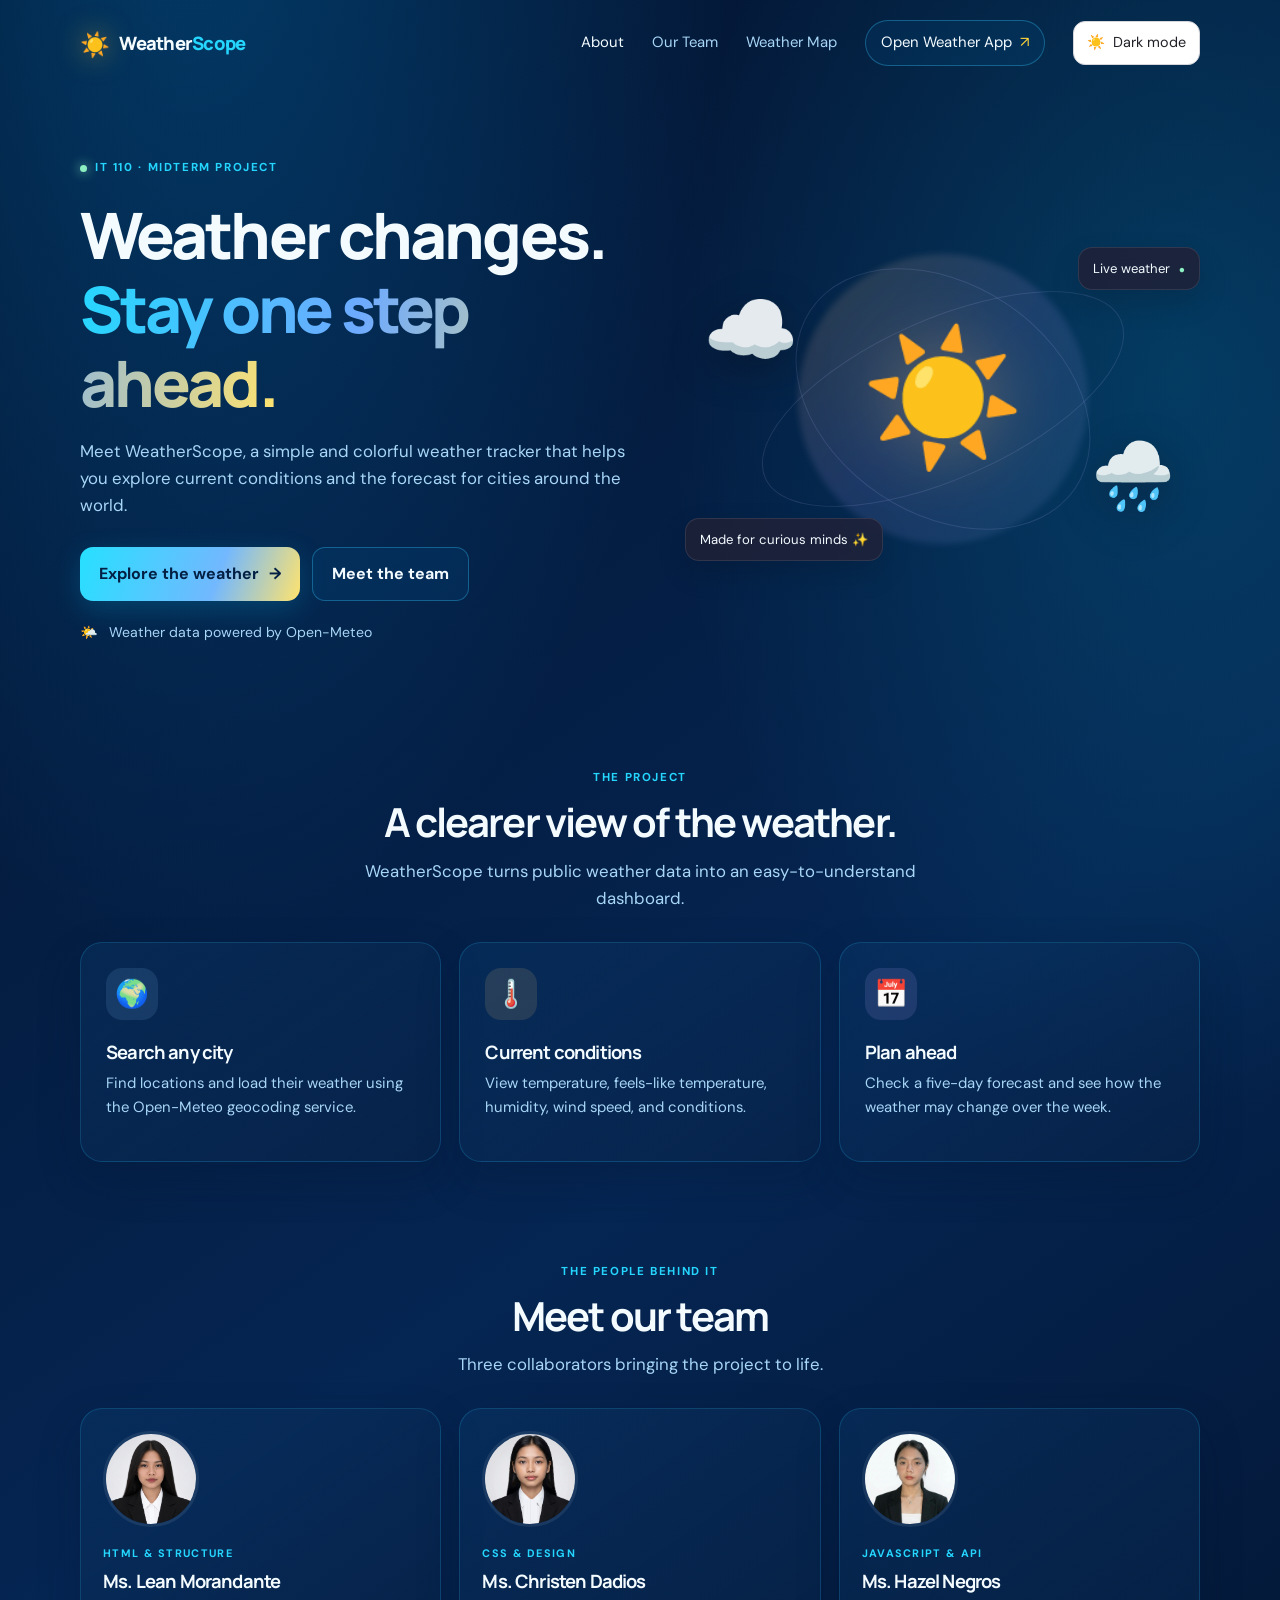
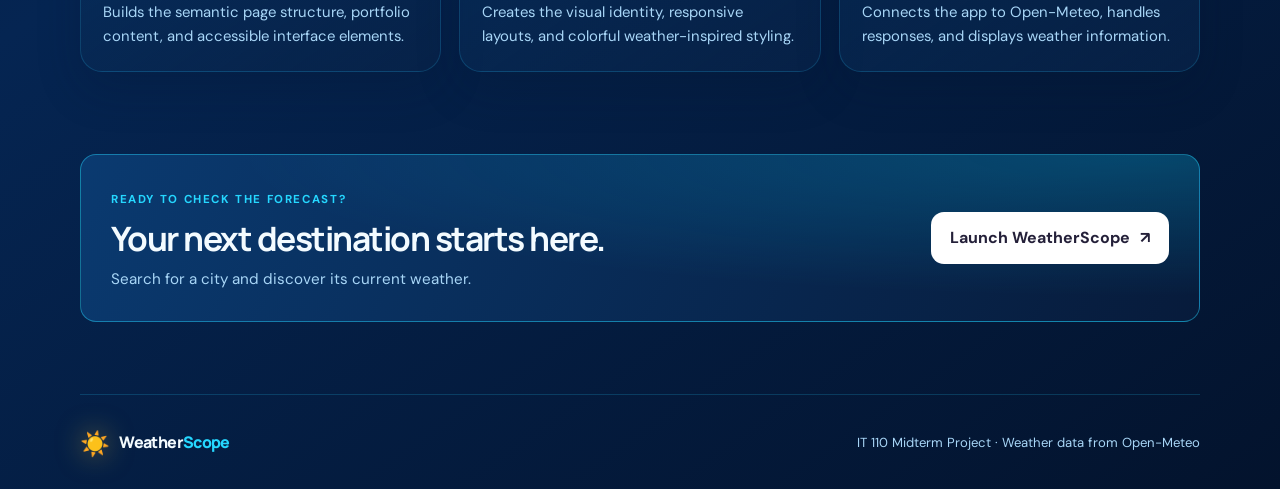
<file: WeatherScope_Calendar_Polished (1)/WeatherScope/index.html>
<!DOCTYPE html>
<html lang="en">
<head>
  <meta charset="UTF-8">
  <meta name="viewport" content="width=device-width, initial-scale=1.0">
  <meta name="description" content="Meet the team behind WeatherScope, a weather tracker powered by Open-Meteo.">
  <title>WeatherScope | Our Team</title>
  <link rel="preconnect" href="https://fonts.googleapis.com">
  <link href="https://fonts.googleapis.com/css2?family=DM+Sans:wght@400;500;600;700&family=Manrope:wght@400;500;600;700;800&display=swap" rel="stylesheet">
  <link rel="stylesheet" href="styles.css">
</head>
<body class="portfolio-page">
  <header class="site-header">
    <a class="brand" href="index.html" aria-label="WeatherScope home">
      <span class="brand-icon" aria-hidden="true">☀️</span>
      <span>Weather<span class="brand-accent">Scope</span></span>
    </a>
    <nav class="main-nav" aria-label="Main navigation">
      <a class="active" href="#about">About</a>
      <a href="#team">Our Team</a>
      <a href="map.html">Weather Map</a>
      <a class="nav-cta" href="app.html">Open Weather App <span aria-hidden="true">↗</span></a>
      <button class="theme-toggle" id="theme-toggle"
        type="button" aria-label="Switch color theme">
  <span class="theme-icon">☀️</span>
  <span class="theme-label">Dark mode</span>
</button>
    </nav>
  </header>

  <main>
    <section class="portfolio-hero" id="about">
      <div class="hero-copy">
        <span class="eyebrow"><span class="eyebrow-dot"></span> IT 110 · MIDTERM PROJECT</span>
        <h1>Weather changes.<br><span class="gradient-text">Stay one step ahead.</span></h1>
        <p class="hero-description">Meet WeatherScope, a simple and colorful weather tracker that helps you explore current conditions and the forecast for cities around the world.</p>
        <div class="hero-actions">
          <a class="button button-primary" href="app.html">Explore the weather <span aria-hidden="true">→</span></a>
          <a class="button button-secondary" href="#team">Meet the team</a>
        </div>
        <div class="hero-note"><span aria-hidden="true">🌤️</span> Weather data powered by Open-Meteo</div>
      </div>
      <div class="hero-art" aria-label="Illustration of the sun, clouds, and rain">
        <div class="orbit orbit-one"></div>
        <div class="orbit orbit-two"></div>
        <div class="sun-art">☀️</div>
        <div class="cloud-art cloud-one">☁️</div>
        <div class="cloud-art cloud-two">🌧️</div>
        <div class="floating-pill pill-top">Live weather <span>●</span></div>
        <div class="floating-pill pill-bottom">Made for curious minds ✨</div>
      </div>
    </section>

    <section class="section-block project-section">
      <div class="section-heading">
        <span class="eyebrow">THE PROJECT</span>
        <h2>A clearer view of the weather.</h2>
        <p>WeatherScope turns public weather data into an easy-to-understand dashboard.</p>
      </div>
      <div class="feature-grid">
        <article class="feature-card feature-blue">
          <div class="feature-icon">🌍</div>
          <h3>Search any city</h3>
          <p>Find locations and load their weather using the Open-Meteo geocoding service.</p>
        </article>
        <article class="feature-card feature-orange">
          <div class="feature-icon">🌡️</div>
          <h3>Current conditions</h3>
          <p>View temperature, feels-like temperature, humidity, wind speed, and conditions.</p>
        </article>
        <article class="feature-card feature-purple">
          <div class="feature-icon">📅</div>
          <h3>Plan ahead</h3>
          <p>Check a five-day forecast and see how the weather may change over the week.</p>
        </article>
      </div>
    </section>

    <section class="section-block team-section" id="team">
      <div class="section-heading">
        <span class="eyebrow">THE PEOPLE BEHIND IT</span>
        <h2>Meet our team</h2>
        <p>Three collaborators bringing the project to life.</p>
      </div>
      <div class="team-grid">
        <article class="team-card">
          <img src="images/member1.png" alt="Lean">
          <span class="team-role">HTML & STRUCTURE</span>
          <h3>Ms. Lean Morandante</h3>
          <p>Builds the semantic page structure, portfolio content, and accessible interface elements.</p>
        </article>
        <article class="team-card">
          <img src="images/member2.jpg" alt="Christen">
          <span class="team-role">CSS & DESIGN</span>
          <h3>Ms. Christen Dadios</h3>
          <p>Creates the visual identity, responsive layouts, and colorful weather-inspired styling.</p>
        </article>
        <article class="team-card">
          <img src="images/member3.jpg" alt="Hazel">
          <span class="team-role">JAVASCRIPT & API</span>
          <h3>Ms. Hazel Negros</h3>
          <p>Connects the app to Open-Meteo, handles responses, and displays weather information.</p>
        </article>
      </div>
    </section>

    <section class="cta-panel">
      <div>
        <span class="eyebrow">READY TO CHECK THE FORECAST?</span>
        <h2>Your next destination starts here.</h2>
        <p>Search for a city and discover its current weather.</p>
      </div>
      <a class="button button-light" href="app.html">Launch WeatherScope <span aria-hidden="true">↗</span></a>
    </section>
  </main>

  <footer class="site-footer">
    <a class="brand" href="index.html"><span class="brand-icon" aria-hidden="true">☀️</span><span>Weather<span class="brand-accent">Scope</span></span></a>
    <p>IT 110 Midterm Project · Weather data from Open-Meteo</p>
  </footer>

<script>
(() => {
  const button = document.getElementById("theme-toggle");
  const storageKey = "weatherscope-theme";

  function applyTheme(theme) {
    document.body.classList.toggle("dark-mode", theme === "dark");

    if (!button) return;

    const icon = button.querySelector(".theme-icon");
    const label = button.querySelector(".theme-label");

    if (icon) icon.textContent = theme === "dark" ? "🌙" : "☀️";
    if (label) label.textContent = theme === "dark" ? "Light mode" : "Dark mode";

    const floatingSun = document.querySelector(".sun-art");

    document.querySelectorAll(".brand-icon").forEach((icon) => {
     icon.textContent = theme === "dark" ? "🌙" : "☀️";
    });

if (floatingSun) {
  floatingSun.textContent = theme === "dark" ? "🌙" : "☀️";
}

    button.setAttribute(
      "aria-label",
      theme === "dark" ? "Switch to light mode" : "Switch to dark mode"
    );
  }

  let savedTheme = "light";

  try {
    savedTheme = localStorage.getItem(storageKey) === "dark"
      ? "dark"
      : "light";
  } catch (error) {}

  applyTheme(savedTheme);

  button?.addEventListener("click", () => {
    const nextTheme = document.body.classList.contains("dark-mode")
      ? "light"
      : "dark";

    try {
      localStorage.setItem(storageKey, nextTheme);
    } catch (error) {}

    applyTheme(nextTheme);
  });
})();
</script>
</body>
</html>
</file>
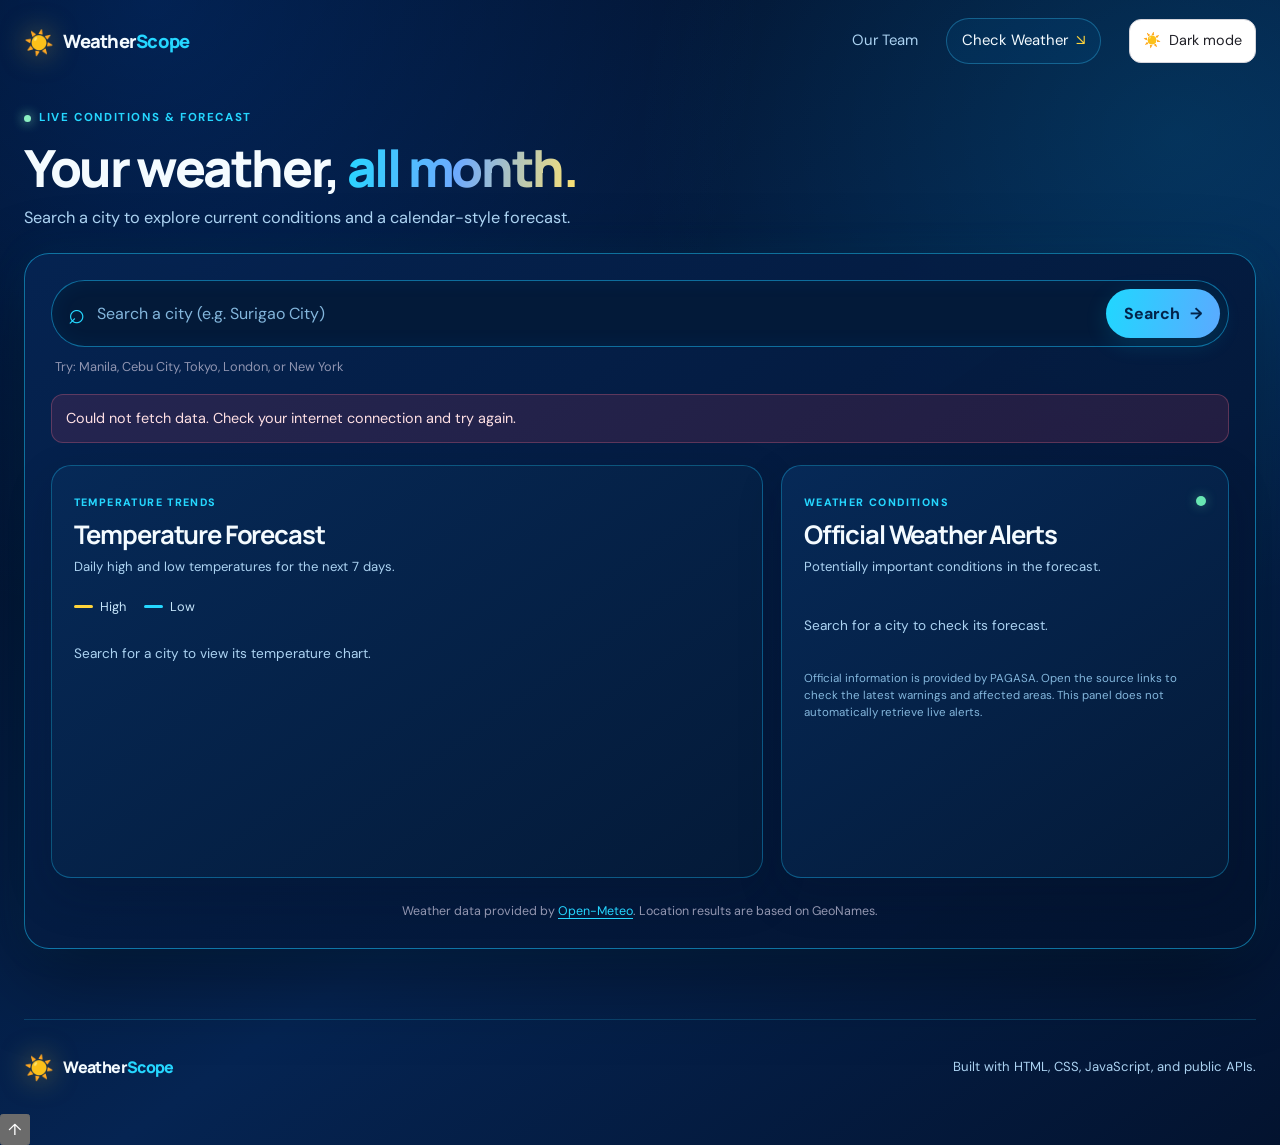
<file: WeatherScope_Calendar_Polished (1)/WeatherScope/app.html>
<!DOCTYPE html>
<html lang="en">
<head>
  <meta charset="UTF-8">
  <meta name="viewport" content="width=device-width, initial-scale=1.0">
  <meta name="description" content="Search a city and explore current weather and a five-day forecast with WeatherScope.">
  <title>WeatherScope | Weather Calendar</title>
  <link rel="preconnect" href="https://fonts.googleapis.com">
  <link href="https://fonts.googleapis.com/css2?family=DM+Sans:wght@400;500;600;700&family=Manrope:wght@400;500;600;700;800&display=swap" rel="stylesheet">
  <link rel="stylesheet" href="styles.css">
  <script src="script.js" defer></script>
</head>
<body class="app-page">
  <header class="site-header">
    <a class="brand" href="index.html" aria-label="Back to WeatherScope team portfolio">
      <span class="brand-icon" aria-hidden="true">☀️</span>
      <span>Weather<span class="brand-accent">Scope</span></span>
    </a>
   <nav class="main-nav" aria-label="Main navigation">
  <a href="index.html">Our Team</a>
  <a class="nav-cta" href="#weather-search">Check Weather <span aria-hidden="true">↘</span></a>
  <button class="theme-toggle" id="theme-toggle"
        type="button" aria-label="Switch color theme">
  <span class="theme-icon">☀️</span>
  <span class="theme-label">Dark mode</span>
</button>
</nav>

  </header>

  <main class="weather-main">
    <section class="weather-intro weather-intro-compact">
      <span class="eyebrow"><span class="eyebrow-dot"></span> LIVE CONDITIONS & FORECAST</span>
      <h1>Your weather, <span class="gradient-text">all month.</span></h1>
      <p>Search a city to explore current conditions and a calendar-style forecast.</p>
    </section>

    <section class="weather-dashboard" aria-label="Weather dashboard">
      <form class="search-form" id="weather-search">
        <label class="sr-only" for="city-input">Enter a city or location</label>
        <span class="search-icon" aria-hidden="true">⌕</span>
        <input id="city-input" name="city" type="search" placeholder="Search a city (e.g. Surigao City)" minlength="2" required autocomplete="off">
        <button class="button button-primary search-button" type="submit" id="search-button">Search <span aria-hidden="true">→</span></button>
      </form>
      <div class="search-hint">Try: Manila, Cebu City, Tokyo, London, or New York</div>
      
<div class="status-message" id="status-message" role="status" aria-live="polite">
  <span class="loading-spinner" id="loading-spinner" aria-hidden="true" hidden></span>
  <span id="status-text">Loading the default location…</span>
</div>


      <section class="current-weather weather-card" id="current-weather" aria-label="Current weather" hidden>
        <div class="current-weather-top">
          <div>
            <span class="eyebrow">CURRENT WEATHER</span>
            <h2 id="location-name">Surigao City</h2>
            <p id="location-details" class="muted-text">Philippines</p>
            <p id="current-date" class="muted-text"></p>
          </div>
          <div class="weather-symbol" id="current-icon" aria-hidden="true">🌤️</div>
        </div>
        <div class="temperature-row">
          <div class="temperature" id="current-temperature">--°</div>
          <div class="condition-copy">
            <h3 id="current-condition">Getting conditions…</h3>
            <p>Feels like <strong id="feels-like">--°</strong></p>
          </div>
          <label class="unit-toggle" for="unit-select">Units
            <select id="unit-select" aria-label="Temperature unit">
              <option value="celsius">°C</option>
              <option value="fahrenheit">°F</option>
            </select>
          </label>
        </div>
        <div class="weather-stats">
          <article class="stat-card"><span class="stat-icon">💧</span><span class="stat-label">Humidity</span><strong id="humidity">--%</strong></article>
          <article class="stat-card"><span class="stat-icon">💨</span><span class="stat-label">Wind speed</span><strong id="wind-speed">-- km/h</strong></article>
          <article class="stat-card"><span class="stat-icon">🌡️</span><span class="stat-label">Feels like</span><strong id="feels-stat">--°</strong></article>
        </div>
      </section>

      <!-- Temperature Chart -->
  <section class="insights-grid" aria-label="Weather insights">
    <article class="insight-panel temperature-chart-panel">
      <div class="insight-heading">
        <div>
          <span class="insight-kicker">TEMPERATURE TRENDS</span>
          <h2>Temperature Forecast</h2>
          <p>Daily high and low temperatures for the next 7 days.</p>
        </div>
      </div>

      <div class="chart-legend">
        <span><i class="legend-line high-line"></i> High</span>
        <span><i class="legend-line low-line"></i> Low</span>
      </div>

      <div id="temperature-chart" class="temperature-chart" role="img" aria-label="Seven-day high and low temperature chart">
        <p class="insight-empty">Search for a city to view its temperature chart.</p>
      </div>
    </article>

    <!-- Forecast-based Weather Notices -->
    <article class="insight-panel alerts-panel">
      <div class="insight-heading">
        <div>
          <span class="insight-kicker">WEATHER CONDITIONS</span>
          <h2>Official Weather Alerts</h2>
          <p>Potentially important conditions in the forecast.</p>
        </div>
        <span class="alert-status-dot" aria-hidden="true"></span>
      </div>

      <div id="weather-alerts" class="weather-alerts" aria-live="polite">
        <p class="insight-empty">Search for a city to check its forecast.</p>
      </div>

      <p class="alert-disclaimer">
           Official information is provided by PAGASA. Open the source links
           to check the latest warnings and affected areas. This panel does
            not automatically retrieve live alerts.
      </p>
    </article>
  </section>

      <section class="forecast-section" id="forecast-section" aria-label="Monthly weather calendar" hidden>
        <div class="forecast-heading calendar-heading">
          <div><span class="eyebrow">PLAN AHEAD</span><h2>Weather calendar</h2><p class="calendar-note">Past dates are muted because this view shows forecasts, not historical weather. Future dates outside Open-Meteo’s forecast range are marked unavailable.</p></div>
          <div class="calendar-month-control"><button type="button" id="month-prev" aria-label="Previous month">‹</button><strong id="calendar-month">This month</strong><button type="button" id="month-next" aria-label="Next month">›</button><button type="button" id="month-today" class="month-today-button">Today</button></div>
        </div>
        <div class="calendar-weekdays" aria-hidden="true"><span>Sun</span><span>Mon</span><span>Tue</span><span>Wed</span><span>Thu</span><span>Fri</span><span>Sat</span></div>
        <div class="calendar-grid" id="forecast-grid"></div>
        <section class="selected-date-panel" id="selected-date-panel" aria-live="polite" aria-label="Selected date details">
          <div class="selected-date-icon" id="selected-date-icon" aria-hidden="true">📅</div>
          <div class="selected-date-copy"><span class="selected-date-kicker">SELECTED DATE</span><h3 id="selected-date-title">Choose a date</h3><p id="selected-date-description">Select a calendar day to see its forecast status.</p></div>
          <div class="selected-date-temperatures" id="selected-date-temperatures"></div>
        </section>
        <div class="calendar-legend"><span><i class="legend-dot available"></i> Forecast available</span><span><i class="legend-dot past"></i> Past date (no history)</span><span><i class="legend-dot unavailable"></i> Future date outside forecast range</span></div>
      </section>
      <p class="data-credit">Weather data provided by <a href="https://open-meteo.com/" target="_blank" rel="noopener noreferrer">Open-Meteo</a>. Location results are based on GeoNames.</p>
    </section>
  </main>

  <footer class="site-footer">
    <a class="brand" href="index.html"><span class="brand-icon" aria-hidden="true">☀️</span><span>Weather<span class="brand-accent">Scope</span></span></a>
    <p>Built with HTML, CSS, JavaScript, and public APIs.</p>
  </footer>

<script>
(() => {
  const button = document.getElementById("theme-toggle");
  const storageKey = "weatherscope-theme";

  function applyTheme(theme) {
    document.body.classList.toggle("dark-mode", theme === "dark");

    if (!button) return;

    const icon = button.querySelector(".theme-icon");
    const label = button.querySelector(".theme-label");

    if (icon) icon.textContent = theme === "dark" ? "🌙" : "☀️";
    if (label) label.textContent = theme === "dark" ? "Light mode" : "Dark mode";

    button.setAttribute(
      "aria-label",
      theme === "dark" ? "Switch to light mode" : "Switch to dark mode"
    );
  }

  let savedTheme = "light";

  try {
    savedTheme = localStorage.getItem(storageKey) === "dark"
      ? "dark"
      : "light";
  } catch (error) {}

  applyTheme(savedTheme);

  button?.addEventListener("click", () => {
    const nextTheme = document.body.classList.contains("dark-mode")
      ? "light"
      : "dark";

    try {
      localStorage.setItem(storageKey, nextTheme);
    } catch (error) {}

    applyTheme(nextTheme);
  });
})();
</script>
<!-- Back to Top Button -->
<button id="back-to-top" class="back-to-top"
        type="button" aria-label="Back to top"
        title="Back to top">
  ↑
</button>
</body>
</html>
</file>
<file: WeatherScope_Calendar_Polished (1)/WeatherScope/styles.css>
@import url('https://fonts.googleapis.com/css2?family=DM+Sans:wght@400;500;600;700&family=Manrope:wght@400;500;600;700;800&display=swap');

:root {
  color-scheme: dark;
  --bg: #10111c;
  --panel: #191b2b;
  --panel-soft: #202238;
  --line: rgba(255,255,255,.10);
  --text: #f8f8ff;
  --muted: #b0b3cb;
  --blue: #8cc8ff;
  --purple: #c6a4ff;
  --orange: #ffc879;
  --pink: #ff9fc9;
  --radius: 22px;
  font-family: 'DM Sans', sans-serif;
}
* { box-sizing: border-box; }
html { scroll-behavior: smooth; }
body {
  margin: 0;
  min-height: 100vh;
  color: var(--text);
  background:
    radial-gradient(ellipse at 12% 0%, rgba(92,112,220,.18), transparent 34rem),
    radial-gradient(ellipse at 90% 18%, rgba(220,130,177,.11), transparent 30rem),
    var(--bg);
  line-height: 1.6;
}
a { color: inherit; text-decoration: none; }
button, input, select { font: inherit; }
button, a, select { -webkit-tap-highlight-color: transparent; }
button:focus-visible, a:focus-visible, input:focus-visible, select:focus-visible {
  outline: 3px solid var(--blue);
  outline-offset: 3px;
}
[hidden] { display: none !important; }
.site-header, .site-footer {
  width: min(1120px, calc(100% - 40px));
  margin: 0 auto;
  display: flex;
  align-items: center;
  justify-content: space-between;
}
.site-header { min-height: 86px; gap: 24px; }
.brand {
  display: inline-flex; align-items: center; gap: 10px;
  font: 800 1.15rem 'Manrope', sans-serif; letter-spacing: -.04em;
}
.brand-icon { font-size: 1.5rem; filter: drop-shadow(0 0 12px #ffc87966); }
.brand-accent { color: var(--blue); }
.main-nav { display: flex; align-items: center; gap: 28px; color: var(--muted); font-size: .93rem; }
.main-nav a:hover, .main-nav a.active { color: var(--text); }
.nav-cta { color: var(--text) !important; padding: 10px 15px; border: 1px solid var(--line); border-radius: 999px; }
.nav-cta span { color: var(--orange); margin-left: 4px; }
.portfolio-hero, .section-block, .cta-panel, .weather-main { width: min(1120px, calc(100% - 40px)); margin-inline: auto; }
.portfolio-hero {
  min-height: 510px; padding: 68px 0 72px;
  display: grid; grid-template-columns: 1.05fr .95fr; gap: 36px; align-items: center;
}
.eyebrow { display: inline-flex; align-items: center; gap: 8px; color: var(--blue); font-size: .72rem; font-weight: 700; letter-spacing: .14em; }
.eyebrow-dot { width: 7px; height: 7px; background: #8cf0c2; border-radius: 50%; box-shadow: 0 0 12px #8cf0c2; }
h1, h2, h3, p { margin-top: 0; }
h1, h2, h3 { font-family: 'Manrope', sans-serif; letter-spacing: -.045em; line-height: 1.16; }
h1 { font-size: clamp(2.7rem, 5vw, 4.65rem); margin: 18px 0; font-weight: 800; }
h2 { font-size: clamp(1.8rem, 3.3vw, 2.5rem); margin-bottom: 12px; }
h3 { font-size: 1.15rem; margin-bottom: 9px; }
.gradient-text { background: linear-gradient(100deg, #8cc8ff 4%, #c6a4ff 48%, #ffb7cf 92%); -webkit-background-clip: text; background-clip: text; color: transparent; }
.hero-description, .section-heading > p, .cta-panel p { color: var(--muted); max-width: 570px; font-size: 1.05rem; }
.hero-actions { display: flex; gap: 12px; flex-wrap: wrap; margin: 28px 0 20px; }
.button { display: inline-flex; align-items: center; justify-content: center; gap: 10px; border: 0; border-radius: 13px; padding: 13px 19px; font-weight: 700; cursor: pointer; transition: transform .2s, box-shadow .2s, filter .2s; }
.button:hover { transform: translateY(-2px); filter: brightness(1.07); }
.button-primary { color: #17172a; background: linear-gradient(105deg, #9bd7ff, #cbb1ff 60%, #ffc9d9); box-shadow: 0 8px 28px #9c9eff22; }
.button-secondary { border: 1px solid var(--line); color: var(--text); background: #ffffff06; }
.button-light { color: #242039; background: #fff; white-space: nowrap; }
.hero-note { color: var(--muted); font-size: .88rem; }
.hero-note span { margin-right: 7px; }
.hero-art { min-height: 360px; position: relative; display: grid; place-items: center; isolation: isolate; }
.hero-art::before { content: ""; position: absolute; width: 290px; height: 290px; border-radius: 50%; background: linear-gradient(135deg, #ffc87928, #b7a1ff22, #8cc8ff18); filter: blur(3px); }
.orbit { position: absolute; border: 1px solid #b9b8ff25; border-radius: 50%; transform: rotate(-24deg); }
.orbit-one { width: 390px; height: 160px; }
.orbit-two { width: 320px; height: 230px; transform: rotate(34deg); }
.sun-art { position: relative; z-index: 1; font-size: 8.2rem; filter: drop-shadow(0 0 35px #ffc87955); animation: float 5s ease-in-out infinite; }
.cloud-art { position: absolute; z-index: 2; font-size: 4.8rem; filter: drop-shadow(0 12px 20px #08091655); }
.cloud-one { top: 50px; left: 18px; animation: float 6s ease-in-out infinite reverse; }
.cloud-two { bottom: 48px; right: 25px; font-size: 4.2rem; animation: float 5.5s ease-in-out infinite; }
.floating-pill { position: absolute; z-index: 3; padding: 10px 14px; border: 1px solid #ffffff18; background: #202238d9; backdrop-filter: blur(12px); border-radius: 14px; font-size: .82rem; box-shadow: 0 12px 30px #0002; }
.pill-top { top: 28px; right: 0; }
.pill-top span { color: #8cf0c2; font-size: .65rem; margin-left: 5px; }
.pill-bottom { bottom: 18px; left: 0; }
@keyframes float { 0%,100% { transform: translateY(0); } 50% { transform: translateY(-12px); } }
.section-block { padding: 48px 0 60px; }
.section-heading { text-align: center; margin: 0 auto 30px; max-width: 700px; }
.section-heading .eyebrow { margin-bottom: 12px; }
.section-heading > p { margin-inline: auto; }
.feature-grid, .team-grid { display: grid; grid-template-columns: repeat(3, 1fr); gap: 18px; }
.feature-card, .team-card { border: 1px solid var(--line); border-radius: var(--radius); background: linear-gradient(145deg, #ffffff09, #ffffff03); padding: 25px; }
.feature-card { min-height: 220px; transition: transform .2s, border-color .2s; }
.feature-card:hover, .team-card:hover { transform: translateY(-4px); border-color: #b9b4ff66; }
.feature-icon { width: 52px; height: 52px; display: grid; place-items: center; border-radius: 16px; font-size: 1.7rem; margin-bottom: 22px; }
.feature-blue .feature-icon { background: #8cc8ff20; }
.feature-orange .feature-icon { background: #ffc87920; }
.feature-purple .feature-icon { background: #c6a4ff20; }
.feature-card p, .team-card p { color: var(--muted); font-size: .93rem; margin-bottom: 0; }
.team-section { padding-top: 35px; }
.team-card { padding: 22px; }
.team-card img { display: block; width: 96px; height: 96px; border-radius: 50%; object-fit: cover; margin-bottom: 18px; border: 3px solid #ffffff14; }
.team-role { display: block; color: var(--blue); font-size: .68rem; font-weight: 700; letter-spacing: .12em; margin-bottom: 8px; }
.team-card h3 { overflow-wrap: anywhere; }
.cta-panel { margin-top: 22px; margin-bottom: 72px; padding: 30px; display: flex; align-items: center; justify-content: space-between; gap: 24px; border: 1px solid #8d83c94f; border-radius: 22px; background: radial-gradient(ellipse at right, #44327655, transparent 65%), linear-gradient(120deg, #1c1b30, #181624); }
.cta-panel h2 { font-size: clamp(1.5rem, 3vw, 2.1rem); margin: 9px 0; }
.cta-panel p { margin-bottom: 0; font-size: .95rem; }
.site-footer { min-height: 95px; border-top: 1px solid var(--line); color: var(--muted); gap: 20px; font-size: .82rem; }
.site-footer p { margin: 0; text-align: right; }
.site-footer .brand { color: var(--text); font-size: 1rem; }

/* Weather app */
.weather-main { padding: 44px 0 70px; max-width: 980px; }
.weather-intro { text-align: center; max-width: 680px; margin: 0 auto 35px; }
.weather-intro h1 { font-size: clamp(2.6rem, 6vw, 4.3rem); margin: 14px 0; }
.weather-intro > p { color: var(--muted); font-size: 1.02rem; }
.weather-dashboard { padding: clamp(16px, 3vw, 30px); border: 1px solid var(--line); border-radius: 28px; background: linear-gradient(145deg, #ffffff09, #ffffff03); box-shadow: 0 30px 80px #0002; }
.search-form { display: flex; align-items: center; gap: 12px; padding: 8px; border-radius: 16px; border: 1px solid #ffffff18; background: #0e101b; }
.search-icon { color: var(--blue); font-size: 1.8rem; line-height: 1; padding-left: 8px; }
.search-form input { min-width: 0; flex: 1; padding: 12px 0; border: 0; outline: 0; color: var(--text); background: transparent; }
.search-form input::placeholder { color: #8186a4; }
.search-button { padding: 12px 18px; }
.search-hint { margin: 10px 4px 16px; color: #9095b1; font-size: .8rem; }
.status-message { padding: 12px 14px; margin: 8px 0 18px; border-radius: 12px; color: var(--muted); background: #ffffff07; font-size: .9rem; }
.status-message:empty { display: none; }
.status-message.error { color: #ffd1d8; background: #ff667d18; border: 1px solid #ff667d35; }
.status-message.success { color: #baf6d7; background: #69dba018; }
.weather-card { border: 1px solid #ffffff14; border-radius: 22px; padding: clamp(18px, 3vw, 28px); background: radial-gradient(ellipse at 100% 0%, #9b8aff1b, transparent 48%), linear-gradient(140deg, #292c49, #1d2035 75%); }
.current-weather-top { display: flex; align-items: flex-start; justify-content: space-between; gap: 20px; }
.current-weather-top h2 { margin: 10px 0 4px; font-size: clamp(1.5rem, 4vw, 2.2rem); }
.muted-text { color: var(--muted); font-size: .9rem; margin: 3px 0; }
.weather-symbol { font-size: clamp(3.5rem, 8vw, 5.4rem); filter: drop-shadow(0 8px 18px #0002); }
.temperature-row { display: flex; align-items: center; gap: 20px; margin: 24px 0; flex-wrap: wrap; }
.temperature { font: 800 clamp(4rem, 10vw, 6.3rem)/1 'Manrope', sans-serif; letter-spacing: -.09em; }
.condition-copy h3 { margin-bottom: 7px; font-size: 1.1rem; }
.condition-copy p { color: var(--muted); margin: 0; font-size: .9rem; }
.unit-toggle { margin-left: auto; display: flex; align-items: center; gap: 8px; color: var(--muted); font-size: .82rem; }
.unit-toggle select { color: var(--text); background: #121526; border: 1px solid var(--line); border-radius: 10px; padding: 8px 10px; }
.weather-stats { display: grid; grid-template-columns: repeat(3, 1fr); gap: 12px; }
.stat-card { display: grid; grid-template-columns: auto 1fr; align-items: center; gap: 2px 10px; padding: 15px; border: 1px solid #ffffff10; background: #1114265e; border-radius: 15px; }
.stat-icon { grid-row: span 2; font-size: 1.35rem; }
.stat-label { color: var(--muted); font-size: .76rem; }
.stat-card strong { font-size: 1.02rem; }
.forecast-section { margin-top: 28px; }
.forecast-heading { display: flex; align-items: end; justify-content: space-between; gap: 15px; margin-bottom: 16px; }
.forecast-heading h2 { font-size: 1.6rem; margin: 8px 0 0; }
.forecast-caption { color: var(--muted); font-size: .82rem; padding-bottom: 5px; }
.forecast-grid { display: grid; grid-template-columns: repeat(5, 1fr); gap: 10px; }
.forecast-card { text-align: center; padding: 16px 8px; border-radius: 16px; border: 1px solid var(--line); background: #ffffff06; }
.forecast-day { color: var(--muted); font-size: .8rem; }
.forecast-icon { font-size: 1.8rem; margin: 10px 0; }
.forecast-condition { min-height: 2.4em; color: var(--muted); font-size: .72rem; }
.forecast-temps { display: flex; justify-content: center; gap: 7px; margin-top: 10px; font-size: .88rem; }
.forecast-temps span:last-child { color: var(--muted); }
.data-credit { margin: 24px 0 0; color: #9296b0; text-align: center; font-size: .78rem; }
.data-credit a { color: var(--blue); text-decoration: underline; text-underline-offset: 3px; }
.sr-only { position: absolute; width: 1px; height: 1px; padding: 0; margin: -1px; overflow: hidden; clip: rect(0,0,0,0); white-space: nowrap; border: 0; }

@media (max-width: 760px) {
  .site-header, .site-footer { width: min(100% - 28px, 1120px); }
  .site-header { min-height: 74px; }
  .main-nav { gap: 12px; font-size: .83rem; }
  .main-nav > a:not(.nav-cta) { display: none; }
  .nav-cta { padding: 8px 11px; }
  .portfolio-hero { width: min(100% - 32px, 1120px); padding: 42px 0 35px; grid-template-columns: 1fr; gap: 10px; }
  .hero-art { min-height: 300px; }
  .sun-art { font-size: 7rem; }
  .orbit-one { width: min(90%, 360px); }
  .orbit-two { width: min(80%, 300px); }
  .section-block, .cta-panel, .weather-main { width: min(100% - 32px, 1120px); }
  .feature-grid, .team-grid { grid-template-columns: 1fr; }
  .feature-card { min-height: auto; }
  .team-card { display: grid; grid-template-columns: 82px 1fr; column-gap: 16px; align-items: start; }
  .team-card img { grid-row: span 3; width: 82px; height: 82px; margin-bottom: 0; }
  .team-card .team-role { margin-top: 3px; }
  .cta-panel { flex-direction: column; align-items: flex-start; padding: 24px; }
  .site-footer { padding: 22px 0; align-items: flex-start; flex-direction: column; }
  .site-footer p { text-align: left; }
  .weather-main { padding-top: 28px; }
  .weather-stats { grid-template-columns: 1fr; }
  .stat-card { grid-template-columns: auto 1fr auto; }
  .stat-icon { grid-row: auto; }
  .forecast-grid { grid-template-columns: repeat(5, minmax(92px, 1fr)); overflow-x: auto; padding-bottom: 8px; }
  .forecast-card { min-width: 92px; }
}
@media (max-width: 420px) {
  .brand { font-size: 1rem; }
  .nav-cta { font-size: .76rem; }
  .hero-actions { flex-direction: column; align-items: stretch; }
  .hero-art { min-height: 260px; }
  .cloud-one { left: 0; }
  .cloud-two { right: 0; }
  .floating-pill { font-size: .72rem; padding: 8px 10px; }
  .search-form { gap: 6px; }
  .search-form input { font-size: .88rem; }
  .search-button { padding: 11px 12px; font-size: .85rem; }
  .temperature-row { gap: 14px; }
  .unit-toggle { width: 100%; margin-left: 0; }
}

/* WeatherScope vibrant blue dashboard refresh */
:root {
  --bg: #04152f;
  --panel: #08254d;
  --panel-soft: #0b3670;
  --line: rgba(78, 198, 255, .25);
  --text: #f3fbff;
  --muted: #a8d6f7;
  --blue: #25d7ff;
  --purple: #6daaff;
  --orange: #ffd43b;
  --pink: #7ce8ff;
}
body {
  background:
    radial-gradient(ellipse at 15% -8%, rgba(0, 162, 255, .28), transparent 34rem),
    radial-gradient(ellipse at 92% 18%, rgba(0, 225, 255, .14), transparent 32rem),
    linear-gradient(145deg, #03132d, #052552 55%, #03132d);
}
.brand-accent, .data-credit a { color: #25d7ff; }
.brand-icon { filter: drop-shadow(0 0 14px #ffd43b88); }
.gradient-text {
  background: linear-gradient(100deg, #25d7ff 0%, #6daaff 48%, #ffe36e 100%);
  -webkit-background-clip: text; background-clip: text; color: transparent;
}
.button-primary {
  color: #032044;
  background: linear-gradient(110deg, #26e0ff, #72b8ff 62%, #ffe36e);
  box-shadow: 0 8px 28px #00c8ff30;
}
.button-secondary, .nav-cta { border-color: #38caff55; background: #0874c51a; }
.feature-card, .team-card {
  border-color: #2bcaff30;
  background: linear-gradient(145deg, #0d4a823d, #082349b8);
  box-shadow: 0 18px 45px #00132d33;
}
.feature-card:hover, .team-card:hover { border-color: #25d7ff99; box-shadow: 0 16px 42px #00bfff18; }
.cta-panel {
  border-color: #25d7ff70;
  background: radial-gradient(ellipse at 95% 0%, #00cfff3b, transparent 60%), linear-gradient(120deg, #0a3a70, #071b3b);
  border-radius: 16px;
}
.weather-main { max-width: 1120px; }
.weather-intro { margin-bottom: 28px; }
.weather-intro h1 { margin-bottom: 12px; }
.weather-dashboard {
  border: 1px solid #27d7ff66;
  border-radius: 24px;
  background: linear-gradient(150deg, #062958e8, #041a38f2);
  box-shadow: 0 28px 85px #00102780, 0 0 35px #00bfff0b;
}
.search-form {
  border-color: #31caff70;
  border-radius: 999px;
  background: #031a39;
  box-shadow: inset 0 0 20px #008dff12;
}
.search-icon { color: #25d7ff; }
.search-form input::placeholder { color: #83b6dc; }
.search-button { border-radius: 999px; }
.weather-card {
  border: 1px solid #30d5ff77;
  border-radius: 20px;
  background: linear-gradient(120deg, #075cb4, #0878c9 48%, #06407d);
  box-shadow: inset 0 1px 0 #ffffff1a, 0 14px 36px #001b3c44;
  position: relative;
  overflow: hidden;
}
.weather-card::before {
  content: ""; position: absolute; pointer-events: none;
  width: 300px; height: 220px; right: -70px; top: -100px;
  background: #22dcff30; filter: blur(36px); border-radius: 50%;
}
.weather-card > * { position: relative; }
.weather-symbol { filter: drop-shadow(0 0 20px #8beaff55); }
.temperature { text-shadow: 0 0 28px #c8f4ff24; }
.stat-card {
  border: 1px solid #78dfff30;
  background: #031f45a8;
  border-radius: 14px;
}
.stat-icon { filter: drop-shadow(0 0 8px #29d7ff35); }
.forecast-card {
  border: 1px solid #28bfff45;
  background: linear-gradient(155deg, #0b5798, #07366c 80%);
  border-radius: 15px;
  box-shadow: inset 0 1px 0 #ffffff12;
  transition: transform .2s ease, border-color .2s ease, box-shadow .2s ease;
}
.forecast-card:hover {
  transform: translateY(-4px);
  border-color: #28dfff;
  box-shadow: 0 12px 25px #00152c55, 0 0 18px #00c8ff18;
}
.forecast-day { color: #b9eaff; }
.forecast-icon { filter: drop-shadow(0 0 10px #71dfff38); }
.forecast-temps span:first-child { color: #fff; font-weight: 800; }
.forecast-temps span:last-child { color: #a9d7f4; }
.status-message { background: #0b3a67a8; border: 1px solid #25cfff2e; }
.status-message.success { color: #baffee; background: #00c99a18; border-color: #38efc044; }
.status-message.error { color: #ffe0e4; background: #ff456b20; border-color: #ff759044; }
.unit-toggle select { background: #052b57; border-color: #48cfff55; }
.site-footer { border-top-color: #27cfff30; }
@media (max-width: 760px) {
  .weather-dashboard { border-radius: 18px; }
  .weather-card { border-radius: 16px; }
  .forecast-card { background: linear-gradient(155deg, #0b5798, #07366c); }
}

/* Calendar-inspired WeatherScope dashboard refresh */
.app-page {
  --bg: #03132f;
  --panel: #062957;
  --panel-soft: #0a3c76;
  --line: #1c9de65c;
  --text: #f4fbff;
  --muted: #acd3f2;
  --blue: #25d7ff;
  --purple: #55baff;
  --orange: #ffd43b;
  background:
    radial-gradient(ellipse at 12% 0%, #006bff35, transparent 38rem),
    radial-gradient(ellipse at 92% 12%, #00d9ff1c, transparent 34rem),
    linear-gradient(145deg, #020d22, #052452 60%, #03132f);
}
.app-page .site-header { width: min(1440px, calc(100% - 48px)); min-height: 82px; }
.app-page .brand-accent { color: #25d7ff; }
.app-page .weather-main { width: min(1440px, calc(100% - 48px)); max-width: none; padding-top: 22px; }
.app-page .weather-intro { text-align: left; max-width: none; margin: 0 0 22px; }
.app-page .weather-intro h1 { font-size: clamp(2rem, 4vw, 3.2rem); margin: 8px 0; }
.app-page .weather-intro > p { margin-bottom: 0; }
.app-page .weather-dashboard { padding: clamp(14px, 2vw, 26px); border-color: #1bcaff80; border-radius: 25px; background: linear-gradient(145deg, #052452f2, #03132ff5); box-shadow: 0 28px 80px #0006, 0 0 40px #00bfff12; }
.app-page .search-form { border-radius: 999px; background: #031a39; border-color: #1bbfff80; }
.app-page .search-button { background: linear-gradient(100deg, #20d7ff, #5baaff); color: #03234a; box-shadow: 0 6px 22px #00cfff25; }
.app-page .weather-card { background: linear-gradient(115deg, #0759b1, #0879c9 55%, #07356e); border-color: #21d5ff; }
.app-page .weather-stats { grid-template-columns: repeat(3, minmax(0, 1fr)); }
.app-page .stat-card { background: #03254cc9; border-color: #7adfff40; }
.app-page .forecast-section { margin-top: 30px; }
.app-page .forecast-heading { align-items: center; }
.app-page .forecast-heading h2 { font-size: clamp(1.4rem, 2.5vw, 2rem); }
.app-page .calendar-note { margin: 8px 0 0; max-width: 640px; color: #9fc8eb; font-size: .82rem; }
.app-page .calendar-month-control { display: flex; align-items: center; gap: 13px; flex-shrink: 0; border: 1px solid #20bfff50; border-radius: 999px; padding: 7px 10px; background: #052c5b; }
.app-page .calendar-month-control strong { min-width: 120px; text-align: center; font-size: .92rem; }
.app-page .calendar-month-control button { width: 32px; height: 32px; border: 0; border-radius: 50%; color: #22d9ff; background: #0874bd; font-size: 1.5rem; line-height: 1; cursor: pointer; }
.app-page .calendar-month-control button:hover { color: #03234a; background: #ffd43b; }
.app-page .calendar-weekdays, .app-page .calendar-grid { display: grid; grid-template-columns: repeat(7, minmax(0, 1fr)); gap: 9px; }
.app-page .calendar-weekdays { margin-bottom: 9px; }
.app-page .calendar-weekdays span { padding: 10px 6px; text-align: center; color: #e5f7ff; font-size: .82rem; font-weight: 800; border: 1px solid #1dafff42; border-radius: 12px; background: #06396d; }
.app-page .calendar-day { position: relative; min-width: 0; min-height: 124px; overflow: hidden; padding: 10px 9px 9px; border: 1px solid #25bfff40; border-radius: 13px; background: linear-gradient(155deg, #0b5798, #07366c 85%); box-shadow: inset 0 1px 0 #ffffff12; transition: transform .2s, border-color .2s, box-shadow .2s; }
.app-page .calendar-day.has-forecast:hover { transform: translateY(-3px); border-color: #25dfff; box-shadow: 0 10px 24px #00152c55, 0 0 18px #00c8ff18; }
.app-page .calendar-day.is-today { border: 2px solid #ffd43b; box-shadow: 0 0 18px #ffd43b25; }
.app-page .calendar-day.no-forecast { background: #061b38b0; border-color: #17457475; color: #527ca5; }
.app-page .calendar-day.past-date { background: #06142a; border-color: #122d4d; color: #46617f; opacity: .72; }
.app-page .calendar-day.past-date .calendar-date { color: #7890aa; }
.app-page .calendar-date { display: block; color: #eaf8ff; font-weight: 800; font-size: .85rem; }
.app-page .calendar-icon { margin: 3px 0 1px; text-align: center; font-size: clamp(1.4rem, 2vw, 2rem); filter: drop-shadow(0 0 10px #71dfff38); }
.app-page .calendar-temps { display: flex; justify-content: center; gap: 7px; white-space: nowrap; font-size: .82rem; }
.app-page .calendar-temps strong { color: white; }
.app-page .calendar-temps span { color: #a9d7f4; }
.app-page .calendar-condition { min-height: 1.3em; margin-top: 3px; color: #9cddff; text-align: center; font-size: .68rem; overflow-wrap: anywhere; }
.app-page .calendar-rain { color: #c7f5ff; text-align: center; font-size: .68rem; }
.app-page .calendar-unavailable { display: block; padding: 24px 4px 0; text-align: center; font-size: .76rem; line-height: 1.35; opacity: .72; }
.app-page .past-date-label { color: #6f849e; }
.app-page .forecast-unavailable-label { color: #7594b8; }
.app-page .calendar-empty { min-height: 10px; }
.app-page .calendar-legend { display: flex; gap: 20px; flex-wrap: wrap; margin-top: 14px; color: #9fc8eb; font-size: .76rem; }
.app-page .calendar-legend span { display: inline-flex; align-items: center; gap: 7px; }
.app-page .legend-dot.past { background: #536a85; }
.app-page .legend-dot { width: 8px; height: 8px; border-radius: 50%; display: inline-block; }
.app-page .legend-dot.available { background: #25d7ff; box-shadow: 0 0 8px #25d7ff; }
.app-page .legend-dot.unavailable { background: #527ca5; }
.app-page .data-credit a { color: #25d7ff; }
.app-page .site-footer { width: min(1440px, calc(100% - 48px)); border-top-color: #27cfff30; }
@media (max-width: 900px) {
  .app-page .calendar-day { min-height: 110px; padding: 8px 5px; }
  .app-page .calendar-condition { font-size: .62rem; }
  .app-page .calendar-temps { font-size: .74rem; gap: 4px; }
}
@media (max-width: 620px) {
  .app-page .site-header, .app-page .weather-main, .app-page .site-footer { width: min(100% - 24px, 1440px); }
  .app-page .weather-intro h1 { font-size: 2rem; }
  .app-page .weather-dashboard { padding: 12px; border-radius: 18px; }
  .app-page .weather-stats { grid-template-columns: 1fr; }
  .app-page .forecast-heading { align-items: flex-start; flex-direction: column; }
  .app-page .calendar-month-control { align-self: stretch; justify-content: space-between; }
  .app-page .calendar-weekdays, .app-page .calendar-grid { gap: 4px; }
  .app-page .calendar-weekdays span { padding: 7px 1px; font-size: .67rem; border-radius: 7px; }
  .app-page .calendar-day { min-height: 86px; padding: 5px 2px; border-radius: 8px; }
  .app-page .calendar-date { font-size: .7rem; }
  .app-page .calendar-icon { font-size: 1.25rem; margin: 3px 0; }
  .app-page .calendar-temps { flex-direction: column; gap: 0; align-items: center; font-size: .65rem; line-height: 1.25; }
  .app-page .calendar-condition { display: none; }
  .app-page .calendar-rain { font-size: .58rem; }
  .app-page .calendar-unavailable { padding-top: 15px; }
}

/* Calendar polish: selected-day details, keyboard focus, and quick return to today. */
.app-page .calendar-month-control .month-today-button {
  width: auto;
  height: 32px;
  padding: 0 13px;
  border: 1px solid #42dfff70;
  border-radius: 999px;
  color: #eafaff;
  background: #073e76;
  font-size: .78rem;
  font-weight: 800;
  line-height: 1;
}
.app-page .calendar-month-control .month-today-button:hover {
  color: #03234a;
  background: #ffd43b;
  border-color: #ffd43b;
}
.app-page .calendar-day[role="button"] { cursor: pointer; }
.app-page .calendar-day:focus-visible {
  outline: 3px solid #ffffff;
  outline-offset: 3px;
  z-index: 2;
}
.app-page .calendar-day.is-selected {
  border: 2px solid #22d9ff;
  box-shadow: 0 0 0 2px #22d9ff20, 0 0 22px #00cfff35;
}
.app-page .calendar-day.is-today.is-selected {
  border-color: #ffd43b;
  box-shadow: 0 0 0 2px #ffd43b28, 0 0 22px #ffd43b28;
}
.app-page .selected-date-panel {
  display: grid;
  grid-template-columns: 58px minmax(0, 1fr) minmax(150px, auto);
  align-items: center;
  gap: 16px;
  margin-top: 18px;
  padding: 17px 20px;
  border: 1px solid #25cfff4a;
  border-radius: 16px;
  background: linear-gradient(110deg, #073d76, #052448 75%);
  box-shadow: inset 0 1px 0 #ffffff0c;
}
.app-page .selected-date-icon {
  display: grid;
  place-items: center;
  width: 54px;
  height: 54px;
  border-radius: 15px;
  background: #0876b94d;
  font-size: 2rem;
  filter: drop-shadow(0 0 10px #22d9ff24);
}
.app-page .selected-date-kicker {
  color: #35ddff;
  font-size: .68rem;
  font-weight: 800;
  letter-spacing: .13em;
}
.app-page .selected-date-copy h3 {
  margin: 3px 0 4px;
  color: #f4fbff;
  font-size: 1.02rem;
}
.app-page .selected-date-copy p {
  margin: 0;
  color: #a9d8f5;
  font-size: .82rem;
  line-height: 1.5;
}
.app-page .selected-date-temperatures {
  display: flex;
  flex-direction: column;
  gap: 4px;
  color: #bdeaff;
  text-align: right;
  font-size: .78rem;
}
.app-page .selected-date-temperatures strong { color: #fff; font-size: .9rem; }
@media (max-width: 620px) {
  .app-page .calendar-month-control { gap: 7px; padding: 6px; }
  .app-page .calendar-month-control strong { min-width: 0; flex: 1; font-size: .8rem; }
  .app-page .calendar-month-control .month-today-button { padding: 0 9px; font-size: .72rem; }
  .app-page .selected-date-panel { grid-template-columns: 42px minmax(0, 1fr); gap: 11px; padding: 13px; }
  .app-page .selected-date-icon { width: 40px; height: 40px; font-size: 1.5rem; border-radius: 11px; }
  .app-page .selected-date-temperatures { grid-column: 2; text-align: left; }
}


/* Circular photos in the Our Team section */
.team-photo {
  width: 120px;
  height: 120px;
  display: block;
  margin: 0 auto 18px;
  border-radius: 50%;
  object-fit: cover;
  object-position: center;
  border: 3px solid #7ce9c5;
  box-shadow: 0 0 18px rgba(124, 233, 197, 0.15);
  transition: transform 0.3s ease, box-shadow 0.3s ease;
}

.team-photo:hover {
  transform: scale(1.06);
  box-shadow: 0 0 24px rgba(124, 233, 197, 0.35);
}


/* =========================================================
   WeatherScope responsive layout improvements
   Added overrides only; existing desktop styles are preserved.
   ========================================================= */

/* Tablet: 761px–1024px */
@media (min-width: 761px) and (max-width: 1024px) {
  .site-header,
  .site-footer,
  .portfolio-hero,
  .section-block,
  .cta-panel,
  .weather-main {
    width: min(100% - 40px, 1120px);
  }

  .portfolio-hero {
    grid-template-columns: minmax(0, 1.1fr) minmax(280px, .9fr);
    gap: 22px;
    padding-top: 48px;
  }

  .hero-art { min-height: 320px; }
  .orbit-one { width: min(100%, 350px); }
  .orbit-two { width: min(90%, 300px); }
  .sun-art { font-size: 7rem; }
  .cloud-one { left: 0; }
  .cloud-two { right: 0; }

  .feature-grid,
  .team-grid { gap: 14px; }

  .feature-card,
  .team-card { padding: 20px; }

  .app-page .site-header,
  .app-page .weather-main,
  .app-page .site-footer {
    width: min(100% - 40px, 1440px);
  }

  .app-page .calendar-day { min-height: 104px; }
  .app-page .calendar-month-control { gap: 8px; }
  .app-page .calendar-month-control strong { min-width: 95px; }
  .app-page .selected-date-panel {
    grid-template-columns: 50px minmax(0, 1fr) minmax(120px, auto);
    gap: 12px;
  }
}

/* Mobile: 600px and below */
@media (max-width: 600px) {
  html { -webkit-text-size-adjust: 100%; }

  .site-header,
  .site-footer,
  .portfolio-hero,
  .section-block,
  .cta-panel,
  .weather-main {
    width: calc(100% - 28px);
  }

  .site-header {
    gap: 10px;
    flex-wrap: wrap;
    padding: 12px 0;
  }

  .brand { min-width: 0; }
  .main-nav { gap: 8px; }
  .nav-cta { white-space: nowrap; }

  .portfolio-hero {
    min-height: 0;
    padding: 32px 0 24px;
  }

  .hero-copy { min-width: 0; }
  .portfolio-hero h1 {
    font-size: clamp(2.15rem, 9vw, 3.25rem);
    overflow-wrap: anywhere;
  }

  .hero-description,
  .section-heading > p,
  .cta-panel p { font-size: .96rem; }

  .hero-actions { gap: 10px; }
  .hero-actions .button { width: 100%; }

  .hero-art { min-height: 245px; overflow: hidden; }
  .sun-art { font-size: 6rem; }
  .hero-art::before { width: 220px; height: 220px; }
  .orbit-one { width: 92%; height: 130px; }
  .orbit-two { width: 78%; height: 190px; }
  .cloud-one { top: 32px; left: 2px; font-size: 3.6rem; }
  .cloud-two { right: 2px; bottom: 28px; font-size: 3.3rem; }
  .pill-top { top: 12px; right: 0; }
  .pill-bottom { bottom: 8px; left: 0; }

  .section-block { padding: 34px 0 42px; }
  .section-heading { margin-bottom: 22px; }
  .feature-grid,
  .team-grid { grid-template-columns: minmax(0, 1fr); }
  .feature-card,
  .team-card { padding: 19px; }

  .cta-panel {
    margin-top: 12px;
    margin-bottom: 42px;
    padding: 20px;
    gap: 16px;
    border-radius: 16px;
  }

  .cta-panel .button { width: 100%; white-space: normal; }
  .site-footer { gap: 12px; padding: 20px 0; }
  .site-footer p { font-size: .78rem; }

  .weather-main { padding: 26px 0 42px; }
  .weather-intro { margin-bottom: 22px; }
  .weather-intro h1 { font-size: clamp(2rem, 8vw, 2.7rem); }
  .weather-dashboard { padding: 12px; }
  .search-form { gap: 7px; }
  .search-icon { padding-left: 4px; font-size: 1.5rem; }
  .search-form input { font-size: .9rem; }
  .search-button { padding: 11px 12px; white-space: nowrap; }
  .search-hint { line-height: 1.5; }

  .current-weather-top { gap: 10px; }
  .weather-symbol { font-size: 3.2rem; }
  .temperature-row { align-items: flex-start; gap: 12px; }
  .temperature { font-size: clamp(3.5rem, 16vw, 4.5rem); }
  .condition-copy { min-width: 0; padding-top: 6px; }
  .condition-copy h3 { overflow-wrap: anywhere; }
  .unit-toggle { width: 100%; margin-left: 0; justify-content: flex-start; }

  .app-page .site-header,
  .app-page .weather-main,
  .app-page .site-footer { width: calc(100% - 24px); }

  .app-page .site-header { align-items: center; }
  .app-page .main-nav { margin-left: auto; }
  .app-page .weather-dashboard { padding: 10px; }
  .app-page .calendar-month-control { width: 100%; }
  .app-page .calendar-month-control button { flex: 0 0 30px; }
  .app-page .calendar-month-control .month-today-button { flex: 0 0 auto; }
  .app-page .calendar-weekdays,
  .app-page .calendar-grid { gap: 3px; }
  .app-page .calendar-weekdays span { min-width: 0; padding: 7px 0; font-size: .65rem; }
  .app-page .calendar-day { min-width: 0; min-height: 78px; padding: 5px 1px; }
  .app-page .calendar-temps { white-space: normal; }
  .app-page .calendar-rain { overflow-wrap: anywhere; }
  .app-page .calendar-legend { gap: 9px 14px; line-height: 1.5; }
  .app-page .selected-date-panel { min-width: 0; }
  .app-page .selected-date-copy p { overflow-wrap: anywhere; }
}

/* Very narrow phones */
@media (max-width: 380px) {
  .brand { font-size: .94rem; gap: 6px; }
  .brand-icon { font-size: 1.25rem; }
  .main-nav { font-size: .76rem; }
  .nav-cta { padding: 7px 8px; font-size: .7rem; }
  .portfolio-hero h1 { font-size: 2rem; }
  .floating-pill { max-width: 82%; font-size: .68rem; }
  .search-button { padding: 10px 9px; font-size: .8rem; }
  .app-page .calendar-month-control { gap: 4px; }
  .app-page .calendar-month-control strong { font-size: .72rem; }
  .app-page .calendar-month-control .month-today-button { padding: 0 7px; font-size: .68rem; }
  .app-page .calendar-day { min-height: 70px; }
  .app-page .calendar-icon { font-size: 1.05rem; }
}


/* =================================
   WeatherScope shared theme toggle
================================= */

.theme-toggle {
  padding: 9px 13px;
  border: 1px solid #d5d5dc;
  border-radius: 12px;
  background: #ffffff;
  color: #202027;
  font: inherit;
  font-size: 0.9rem;
  cursor: pointer;
  white-space: nowrap;
}

.theme-toggle:hover {
  opacity: 0.85;
}

/* =================================
   Dark mode — reference image colors
================================= */

body.portfolio-page.dark-mode,
body.app-page.dark-mode {
  color: #f5f5f7;
  background: #0d0d11;
}

.dark-mode .site-header,
.dark-mode .site-footer {
  background: #131317;
  border-color: #29292e;
}

.dark-mode .brand,
.dark-mode .main-nav a {
  color: #f5f5f7;
}

.dark-mode .brand-accent {
  color: #b9ddf5;
}

.dark-mode .main-nav a:hover,
.dark-mode .main-nav a.active {
  color: #b9ddf5;
}

.dark-mode .hero-description,
.dark-mode .section-heading p,
.dark-mode .feature-card p,
.dark-mode .team-card p,
.dark-mode .site-footer p,
.dark-mode .weather-intro p,
.dark-mode .search-hint,
.dark-mode .muted-text,
.dark-mode .calendar-note,
.dark-mode .data-credit,
.dark-mode .selected-date-copy p {
  color: #b3b3bd;
}

.dark-mode .portfolio-hero,
.dark-mode .section-block,
.dark-mode .weather-main {
  color: #f5f5f7;
}

.dark-mode .feature-card,
.dark-mode .team-card,
.dark-mode .weather-dashboard,
.dark-mode .weather-card,
.dark-mode .selected-date-panel,
.dark-mode .stat-card {
  background: #131317;
  border-color: #29292e;
  color: #f5f5f7;
}

.dark-mode .feature-card h3,
.dark-mode .team-card h3,
.dark-mode .section-heading h2,
.dark-mode .weather-intro h1,
.dark-mode .weather-card h2,
.dark-mode .condition-copy h3,
.dark-mode .selected-date-copy h3 {
  color: #f5f5f7;
}

.dark-mode .gradient-text,
.dark-mode .eyebrow {
  color: #b9ddf5;
}

.dark-mode .button-secondary {
  background: #1d1d21;
  color: #f5f5f7;
  border-color: #404047;
}

.dark-mode .button-primary,
.dark-mode .button-light {
  background: #b9ddf5;
  color: #17191d;
  border-color: #b9ddf5;
}

.dark-mode .cta-panel {
  background: #131317;
  border-color: #303036;
  color: #f5f5f7;
}

.dark-mode .search-form,
.dark-mode .search-form input,
.dark-mode .unit-toggle select {
  background: #1d1d21;
  color: #f5f5f7;
  border-color: #303036;
}

.dark-mode .search-form input::placeholder {
  color: #a5a5af;
}

.dark-mode .stat-card,
.dark-mode .calendar-grid > *,
.dark-mode .calendar-weekdays > span {
  color: #f5f5f7;
}

.dark-mode .calendar-grid button,
.dark-mode .calendar-grid .calendar-day,
.dark-mode .calendar-month-control button {
  background: #1d1d21;
  color: #f5f5f7;
  border-color: #303036;
}

.dark-mode .calendar-month-control strong {
  color: #f5f5f7;
}

.dark-mode .selected-date-temperatures,
.dark-mode .stat-label,
.dark-mode .selected-date-kicker {
  color: #b9ddf5;
}

.dark-mode .data-credit a {
  color: #b9ddf5;
}

.dark-mode .theme-toggle {
  background: #1d1d21;
  border-color: #404047;
  color: #f5f5f7;
}

@media (max-width: 600px) {
  .theme-toggle {
    padding: 8px 10px;
    font-size: 0.8rem;
  }
}

.theme-icon {
  display: inline-block;
  transition: transform 0.3s ease;
}

.theme-toggle:hover .theme-icon {
  transform: rotate(20deg) scale(1.15);
}

.theme-icon {
  display: inline-block;
  margin-right: 4px;
  transition: transform 0.3s ease;
}

.theme-toggle:hover .theme-icon {
  transform: rotate(20deg) scale(1.15);
}

/* ==========================================
   WeatherScope: temperature chart and notices
========================================== */

.app-page .insights-grid {
  display: grid;
  grid-template-columns: minmax(0, 1.35fr) minmax(280px, .85fr);
  gap: 18px;
  margin-top: 22px;
}

.app-page .insight-panel {
  min-width: 0;
  padding: 22px;
  border: 1px solid #1bcaff55;
  border-radius: 20px;
  background: linear-gradient(145deg, #062957, #041a38);
  box-shadow: 0 18px 45px #00102730;
}

.app-page .insight-heading {
  display: flex;
  align-items: flex-start;
  justify-content: space-between;
  gap: 12px;
}

.app-page .insight-kicker {
  color: #25d7ff;
  font-size: .67rem;
  font-weight: 800;
  letter-spacing: .13em;
}

.app-page .insight-heading h2 {
  margin: 7px 0;
  font-size: clamp(1.25rem, 2vw, 1.65rem);
}

.app-page .insight-heading p {
  margin: 0;
  color: #acd3f2;
  font-size: .82rem;
  line-height: 1.5;
}

.app-page .chart-legend {
  display: flex;
  gap: 18px;
  margin: 20px 0 8px;
  color: #c6e5fa;
  font-size: .8rem;
}

.app-page .chart-legend span {
  display: inline-flex;
  align-items: center;
  gap: 7px;
}

.app-page .legend-line {
  width: 19px;
  height: 3px;
  display: inline-block;
  border-radius: 5px;
}

.app-page .high-line { background: #ffd43b; }
.app-page .low-line { background: #25d7ff; }

.app-page .temperature-chart {
  width: 100%;
  min-height: 230px;
  overflow: hidden;
}

.app-page .temperature-chart svg {
  display: block;
  width: 100%;
  height: auto;
  overflow: visible;
}

.app-page .chart-grid-line {
  stroke: #ffffff18;
  stroke-dasharray: 4 5;
}

.app-page .chart-axis-label {
  fill: #acd3f2;
  font-family: 'DM Sans', sans-serif;
  font-size: 12px;
}

.app-page .chart-high-path,
.app-page .chart-low-path {
  fill: none;
  stroke-width: 3;
  stroke-linecap: round;
  stroke-linejoin: round;
}

.app-page .chart-high-path { stroke: #ffd43b; }
.app-page .chart-low-path { stroke: #25d7ff; }

.app-page .chart-high-point {
  fill: #ffd43b;
  stroke: #062957;
  stroke-width: 2;
}

.app-page .chart-low-point {
  fill: #25d7ff;
  stroke: #062957;
  stroke-width: 2;
}

.app-page .alert-status-dot {
  flex: 0 0 10px;
  width: 10px;
  height: 10px;
  margin-top: 8px;
  border-radius: 50%;
  background: #68e6b2;
  box-shadow: 0 0 12px #68e6b266;
}

.app-page .weather-alerts {
  display: grid;
  gap: 10px;
  margin-top: 20px;
}

.app-page .weather-notice {
  padding: 13px 14px;
  border: 1px solid #25d7ff30;
  border-radius: 13px;
  background: #031b38;
}

.app-page .weather-notice.notice-warning {
  border-color: #ffd43b65;
  background: #ffd43b0c;
}

.app-page .weather-notice.notice-severe {
  border-color: #ff718565;
  background: #ff456b12;
}

.app-page .weather-notice h3 {
  margin: 0 0 5px;
  color: #f4fbff;
  font-size: .91rem;
  letter-spacing: -.02em;
}

.app-page .weather-notice p {
  margin: 0;
  color: #acd3f2;
  font-size: .79rem;
  line-height: 1.55;
}

.app-page .insight-empty {
  margin: 18px 0;
  color: #acd3f2;
  font-size: .85rem;
}

.app-page .alert-disclaimer {
  margin: 15px 0 0;
  color: #83b6dc;
  font-size: .72rem;
  line-height: 1.5;
}

@media (max-width: 850px) {
  .app-page .insights-grid {
    grid-template-columns: minmax(0, 1fr);
  }
}

@media (max-width: 600px) {
  .app-page .insight-panel {
    padding: 16px;
    border-radius: 16px;
  }

  .app-page .temperature-chart {
    min-height: 180px;
  }

  .app-page .chart-axis-label {
    font-size: 11px;
  }
}

/* Match the existing dark-mode theme */
.app-page.dark-mode .insight-panel {
  background: #131317;
  border-color: #29292e;
}

.app-page.dark-mode .insight-heading p,
.app-page.dark-mode .chart-legend,
.app-page.dark-mode .chart-axis-label,
.app-page.dark-mode .weather-notice p,
.app-page.dark-mode .insight-empty,
.app-page.dark-mode .alert-disclaimer {
  color: #b3b3bd;
}

.app-page.dark-mode .weather-notice {
  background: #1d1d21;
  border-color: #303036;
}

.app-page.dark-mode .weather-notice.notice-warning {
  border-color: #a88b35;
}

.app-page.dark-mode .weather-notice.notice-severe {
  border-color: #a94c5c;
}

.app-page.dark-mode .weather-notice h3 {
  color: #f5f5f7;
}

.app-page.dark-mode .chart-grid-line {
  stroke: #ffffff20;
}

.app-page.dark-mode .chart-high-point {
  stroke: #131317;
}

.app-page.dark-mode .chart-low-point {
  stroke: #131317;
}


/* Official weather alert source links */
.app-page .official-alert-link {
  display: inline-block;
  margin-top: 12px;
  color: #25d7ff;
  font-size: 0.82rem;
  font-weight: 700;
  text-decoration: none;
}

.app-page .official-alert-link:hover {
  text-decoration: underline;
}

.app-page.dark-mode .official-alert-link {
  color: #7ce9c5;
}

/* ==========================================
   WeatherScope - Dynamic weather animations
========================================== */

.app-page #current-weather {
  position: relative;
  isolation: isolate;
  overflow: hidden;
}

/* Keep weather information above the effects. */
.app-page #current-weather > * {
  position: relative;
  z-index: 1;
}

/* Shared animated background layer */
.app-page #current-weather::before {
  content: "";
  position: absolute;
  inset: 0;
  z-index: 0;
  pointer-events: none;
  opacity: 0;
}

/* SUNNY: soft, moving sunlight */
.app-page #current-weather.weather-sunny::before {
  opacity: 1;
  background:
    radial-gradient(
      circle at 85% 15%,
      #ffd45a55 0,
      #ffb82e20 17%,
      transparent 43%
    );
  animation: weather-sun-glow 5s ease-in-out infinite alternate;
}

/* CLOUDY: slowly drifting cloud-like glow */
.app-page #current-weather.weather-cloudy::before {
  opacity: 1;
  background:
    radial-gradient(
      ellipse at 90% 15%,
      #a7c5e52c 0,
      transparent 36%
    ),
    radial-gradient(
      ellipse at 65% 5%,
      #ffffff12 0,
      transparent 30%
    );
  background-size: 140% 140%;
  animation: weather-cloud-drift 12s ease-in-out infinite alternate;
}

/* RAINY: diagonal rain streaks */
.app-page #current-weather.weather-rainy::before {
  opacity: 0.7;
  background:
    repeating-linear-gradient(
      110deg,
      transparent 0,
      transparent 28px,
      #6ccaff30 29px,
      #6ccaff30 31px,
      transparent 32px,
      transparent 47px
    );
  background-size: 100% 180%;
  animation: weather-rain-fall 1.2s linear infinite;
}

/* STORMY: darker atmosphere with occasional flashes */
.app-page #current-weather.weather-stormy::before {
  opacity: 1;
  background:
    radial-gradient(
      ellipse at 80% 0,
      #a99aff32,
      transparent 55%
    ),
    linear-gradient(135deg, #24213b20, transparent 70%);
  animation: weather-lightning 5s linear infinite;
}

/* SNOWY: soft drifting snow particles */
.app-page #current-weather.weather-snowy::before {
  opacity: 0.8;
  background:
    radial-gradient(circle, #ffffffbb 1.5px, transparent 2px),
    radial-gradient(circle, #d6f0ff99 1px, transparent 2px),
    radial-gradient(circle, #ffffff80 2px, transparent 3px);
  background-size: 55px 65px, 85px 95px, 120px 110px;
  background-position: 0 0, 25px 15px, 60px 30px;
  animation: weather-snow-fall 8s linear infinite;
}

/* NIGHT: cool moonlight tint, including at night in rain */
.app-page #current-weather.weather-night::before {
  background-color: #111c4930;
  background-image:
    radial-gradient(
      circle at 85% 12%,
      #c4d7ff35,
      transparent 28%
    );
}

/* Animation keyframes */
@keyframes weather-sun-glow {
  from {
    opacity: 0.55;
    transform: scale(1);
  }
  to {
    opacity: 1;
    transform: scale(1.06);
  }
}

@keyframes weather-cloud-drift {
  from {
    background-position: 0% 0%;
  }
  to {
    background-position: 18% 12%;
  }
}

@keyframes weather-rain-fall {
  from {
    background-position: 0 0;
  }
  to {
    background-position: -35px 100px;
  }
}

@keyframes weather-lightning {
  0%, 38%, 42%, 70%, 100% {
    filter: brightness(1);
  }
  40%, 41% {
    filter: brightness(1.35);
  }
  71% {
    filter: brightness(1.12);
  }
}

@keyframes weather-snow-fall {
  from {
    background-position: 0 -80px, 25px -100px, 60px -60px;
  }
  to {
    background-position: 30px 250px, -10px 200px, 90px 300px;
  }
}

/* Respect accessibility preferences */
@media (prefers-reduced-motion: reduce) {
  .app-page #current-weather::before {
    animation: none !important;
  }
}

/* Add a starfield behind the page content */
body.dark-mode::before {
  content: "";
  position: fixed;
  inset: 0;
  z-index: -1;
  pointer-events: none;
  background-image:
    radial-gradient(2px 2px at 10% 20%, #ffffff 50%, transparent 100%),
    radial-gradient(1px 1px at 25% 70%, #c9d6ff 50%, transparent 100%),
    radial-gradient(2px 2px at 40% 35%, #ffffff 50%, transparent 100%),
    radial-gradient(1px 1px at 60% 15%, #ffffff 50%, transparent 100%),
    radial-gradient(2px 2px at 75% 55%, #c4b5fd 50%, transparent 100%),
    radial-gradient(1px 1px at 90% 30%, #ffffff 50%, transparent 100%),
    radial-gradient(1px 1px at 85% 85%, #ffffff 50%, transparent 100%);
  background-size: 400px 400px;
  opacity: 0.8;
}
</file>
